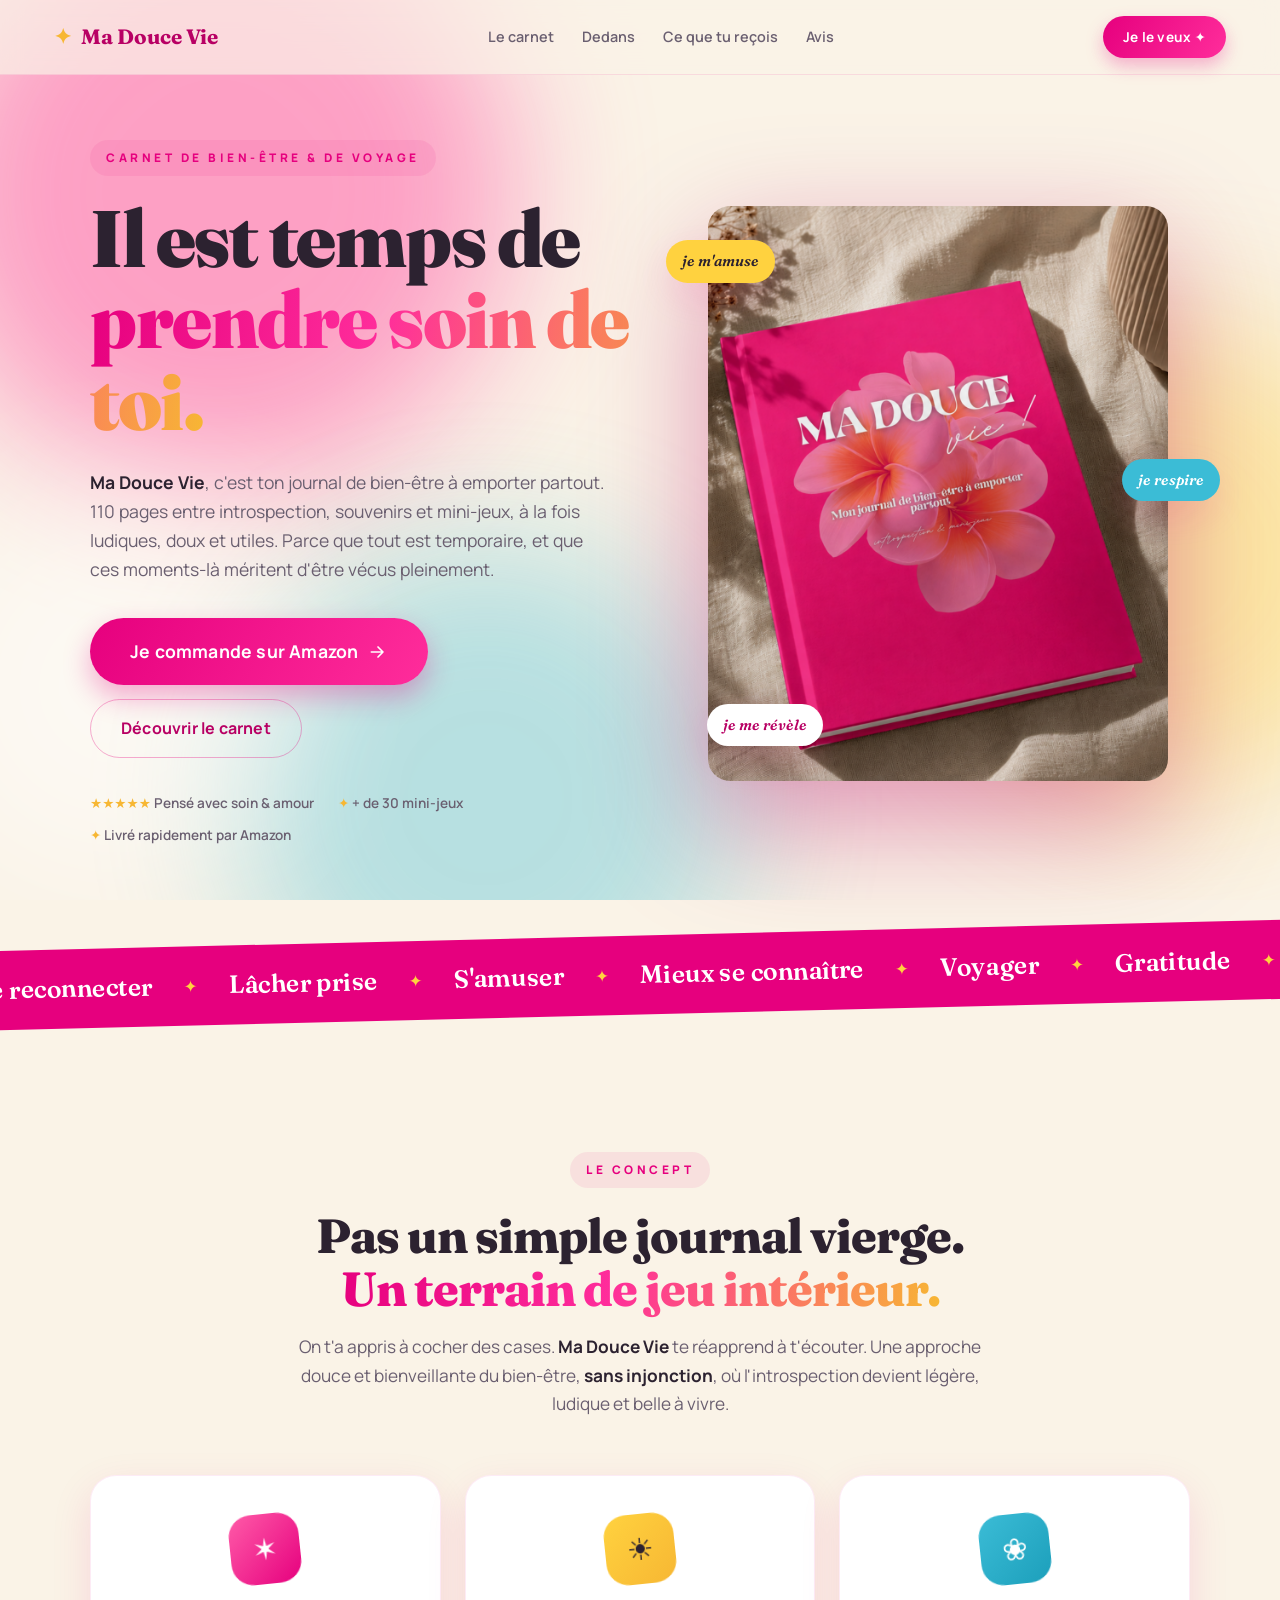
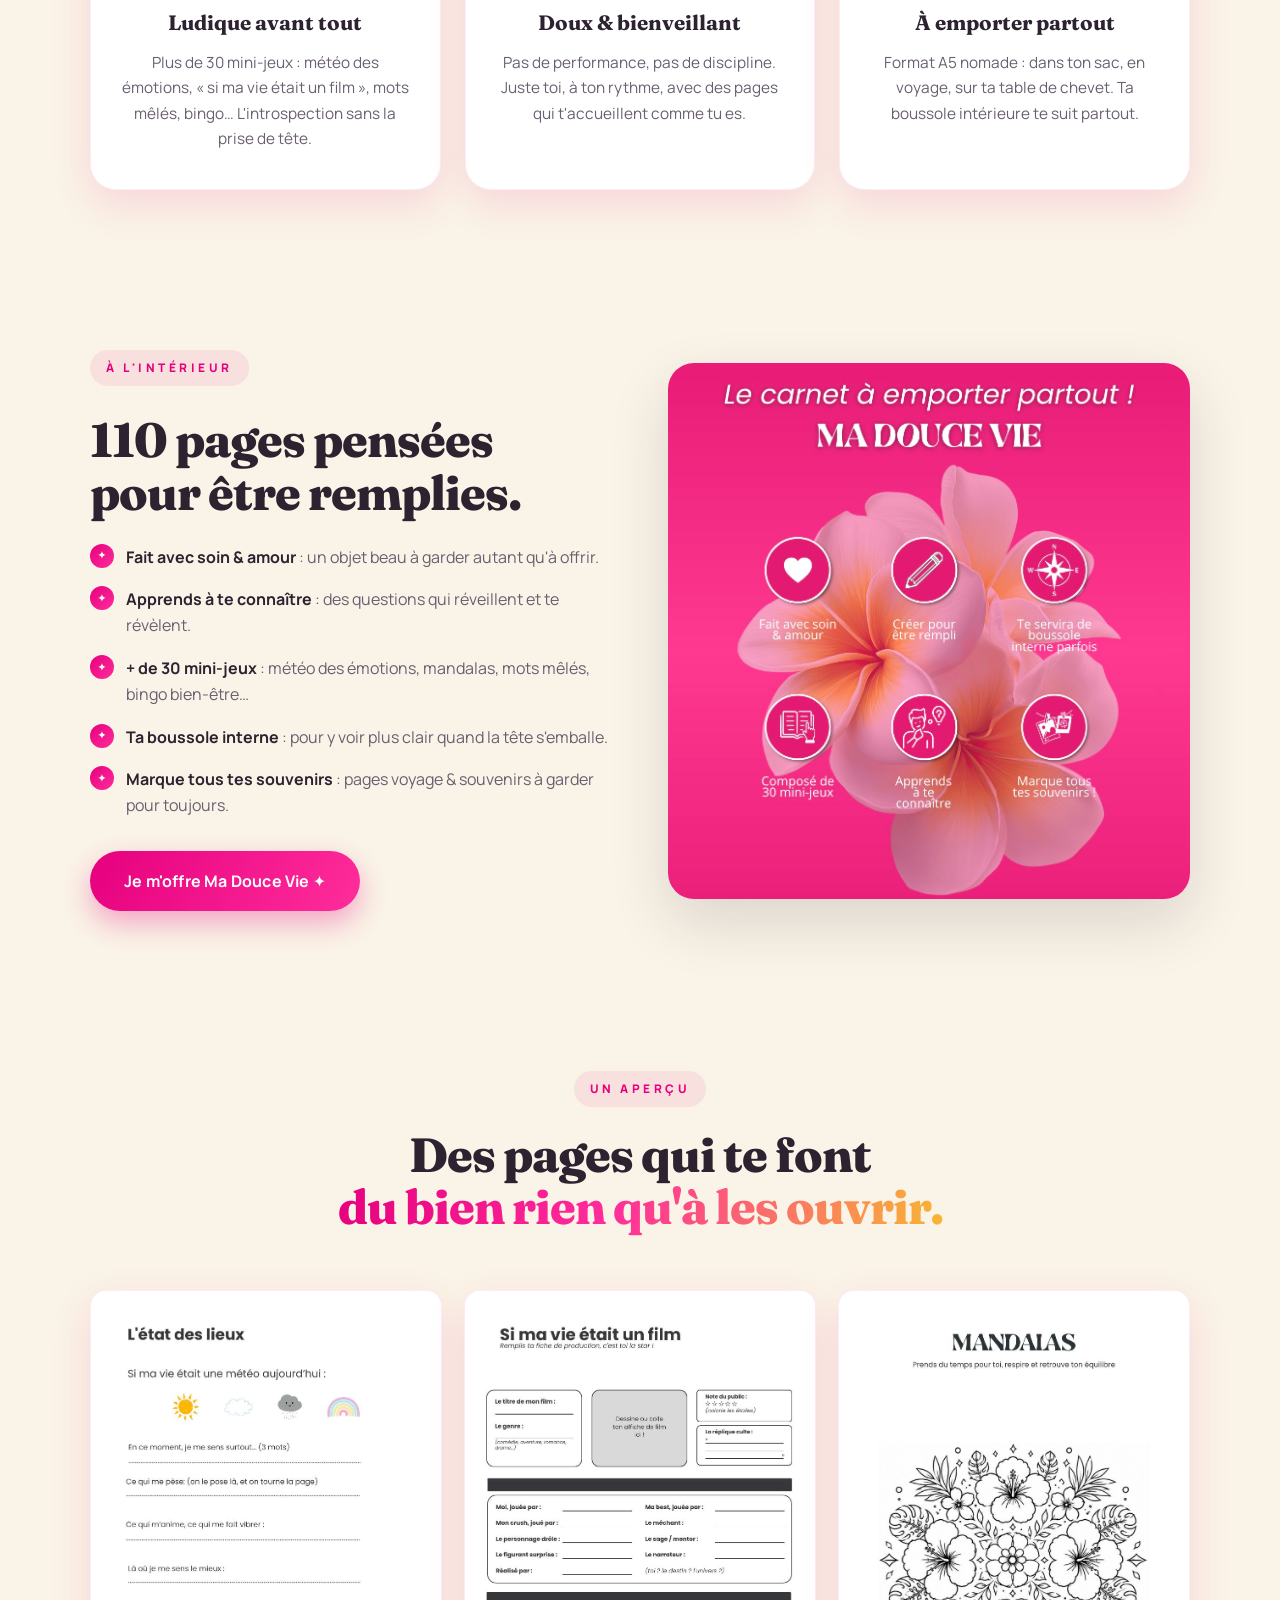
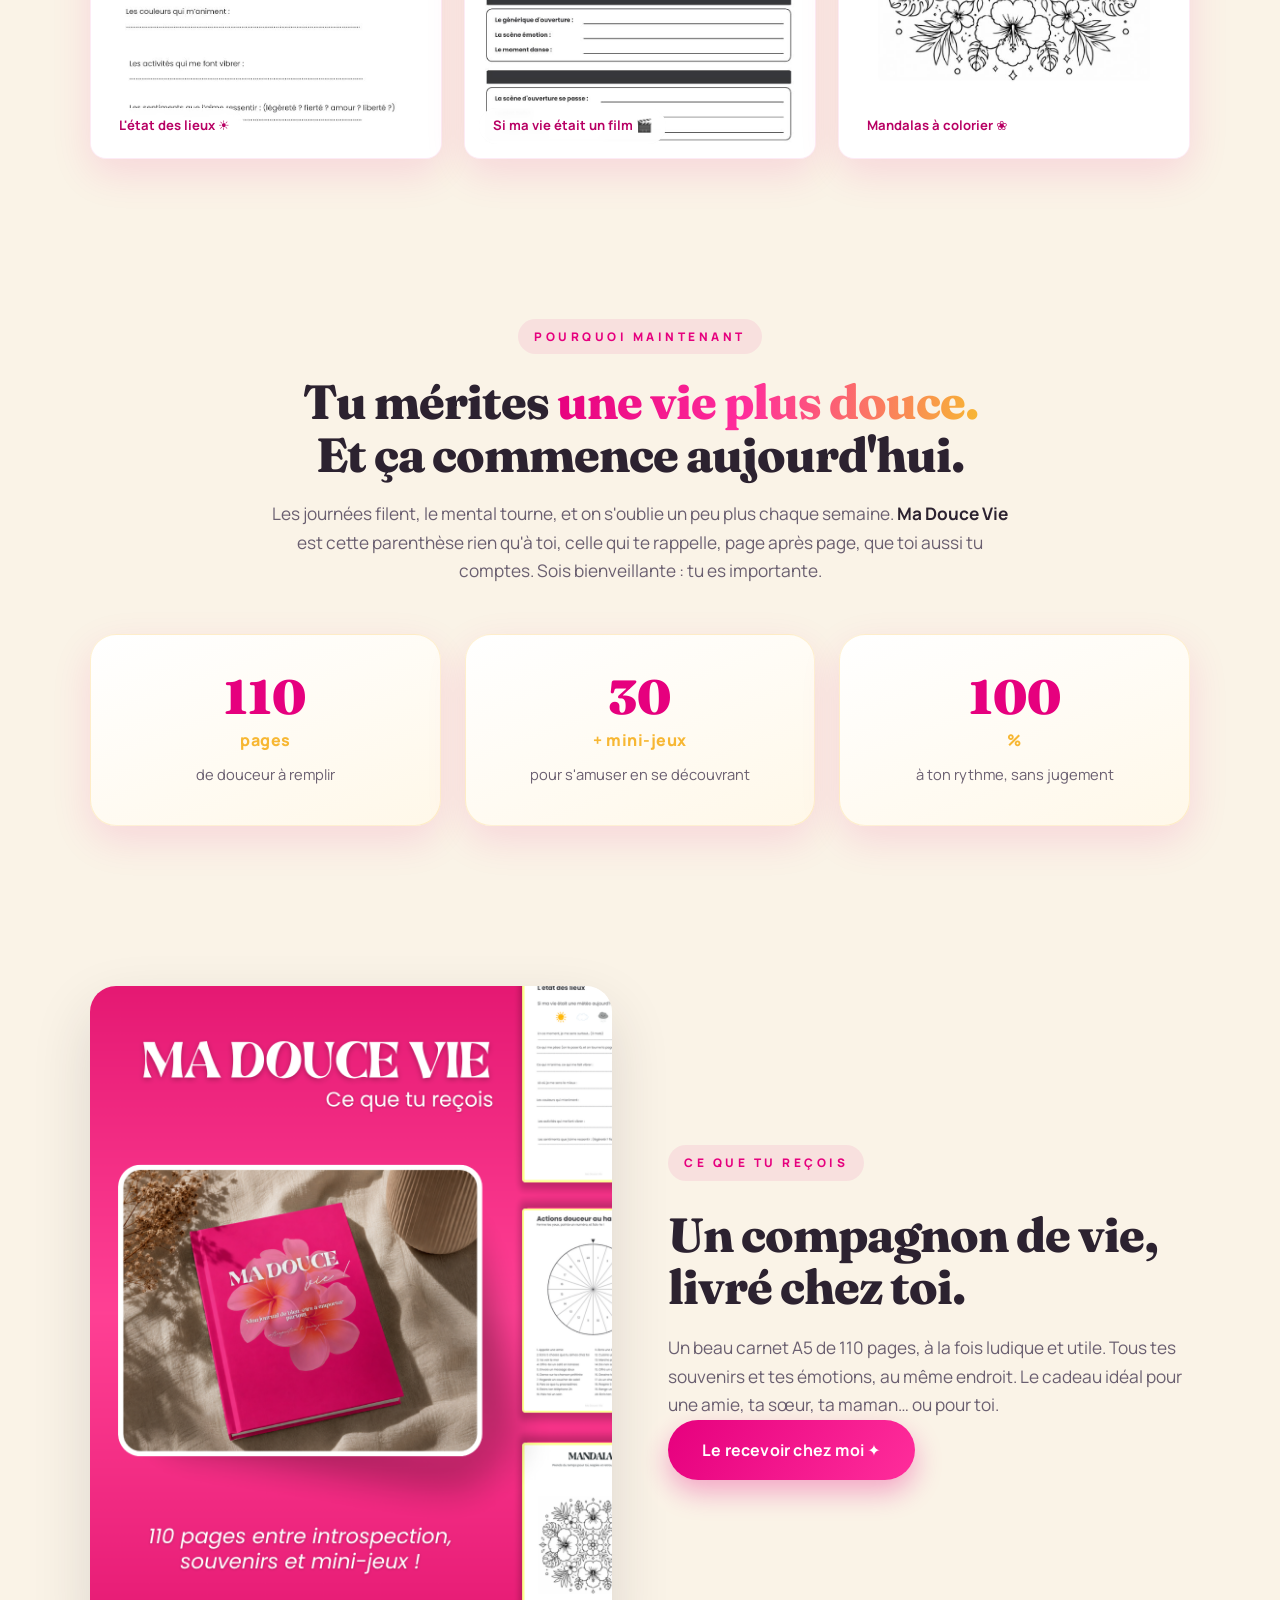
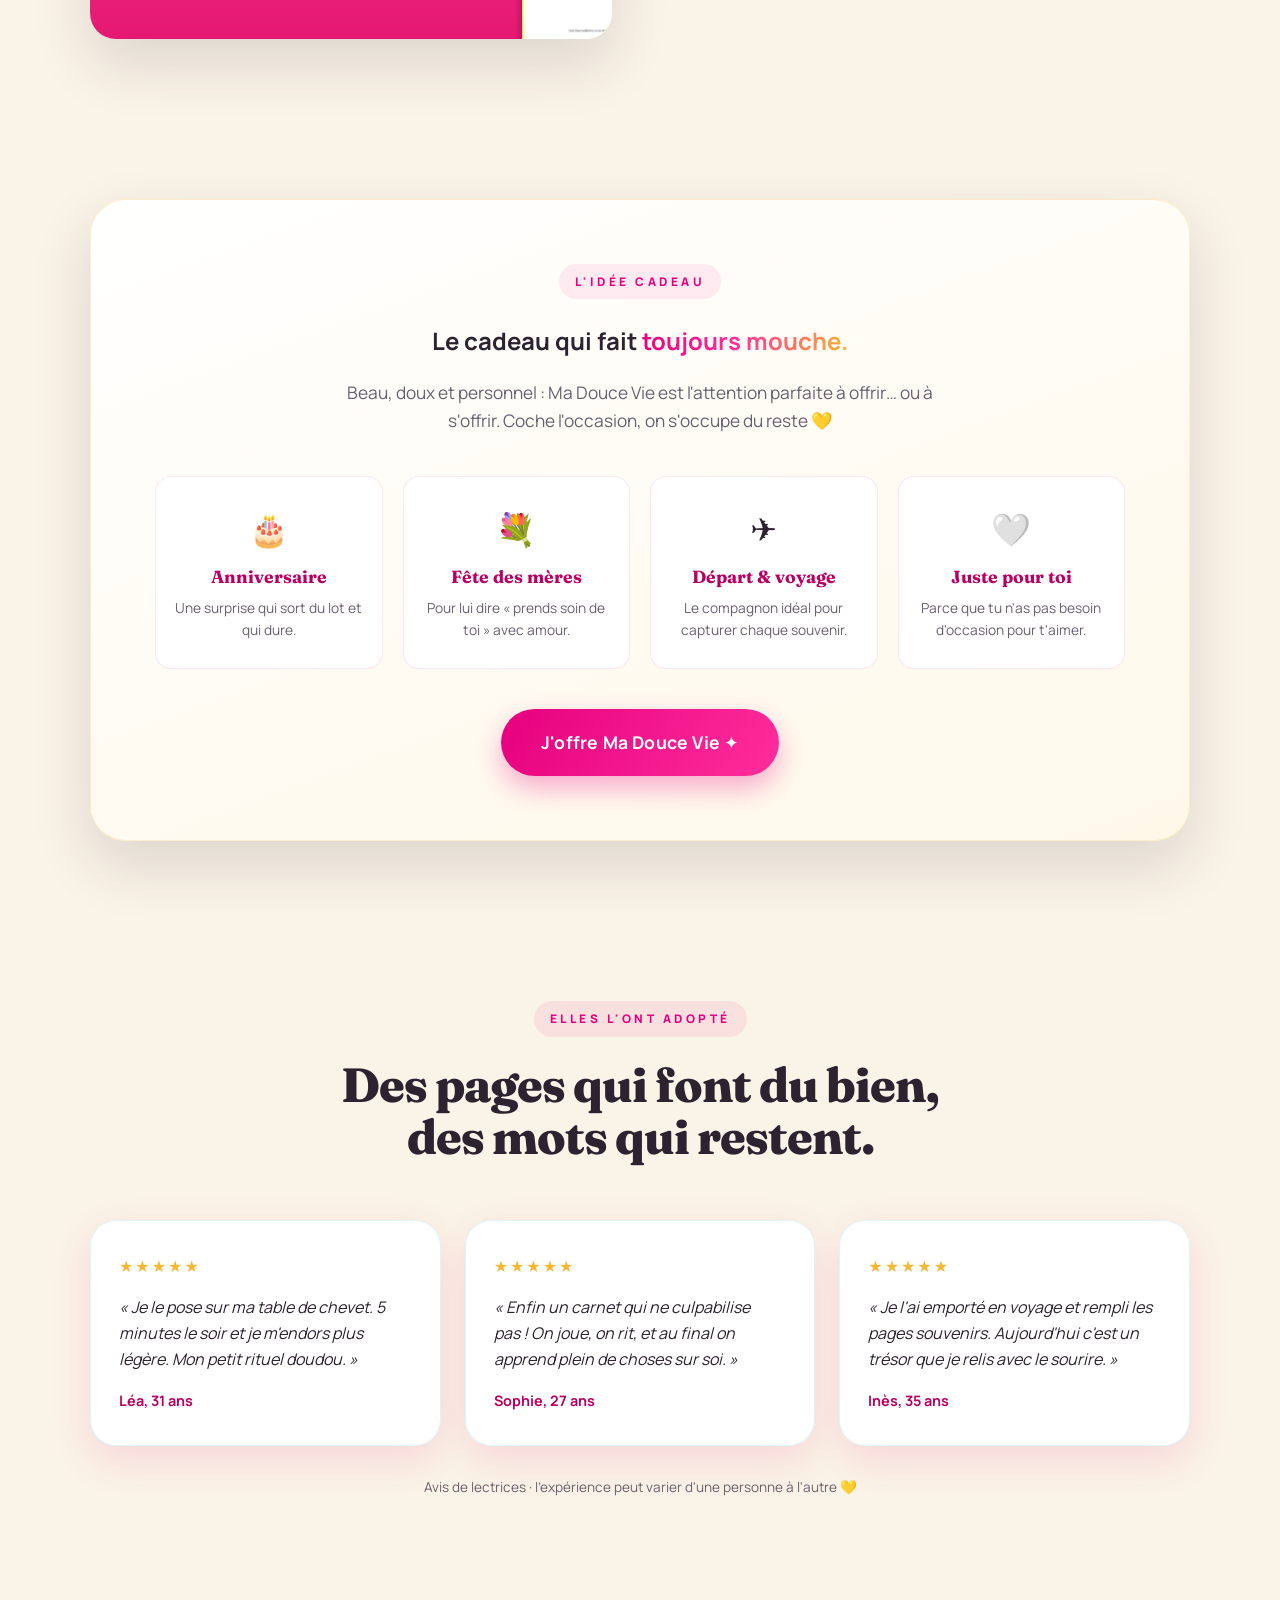
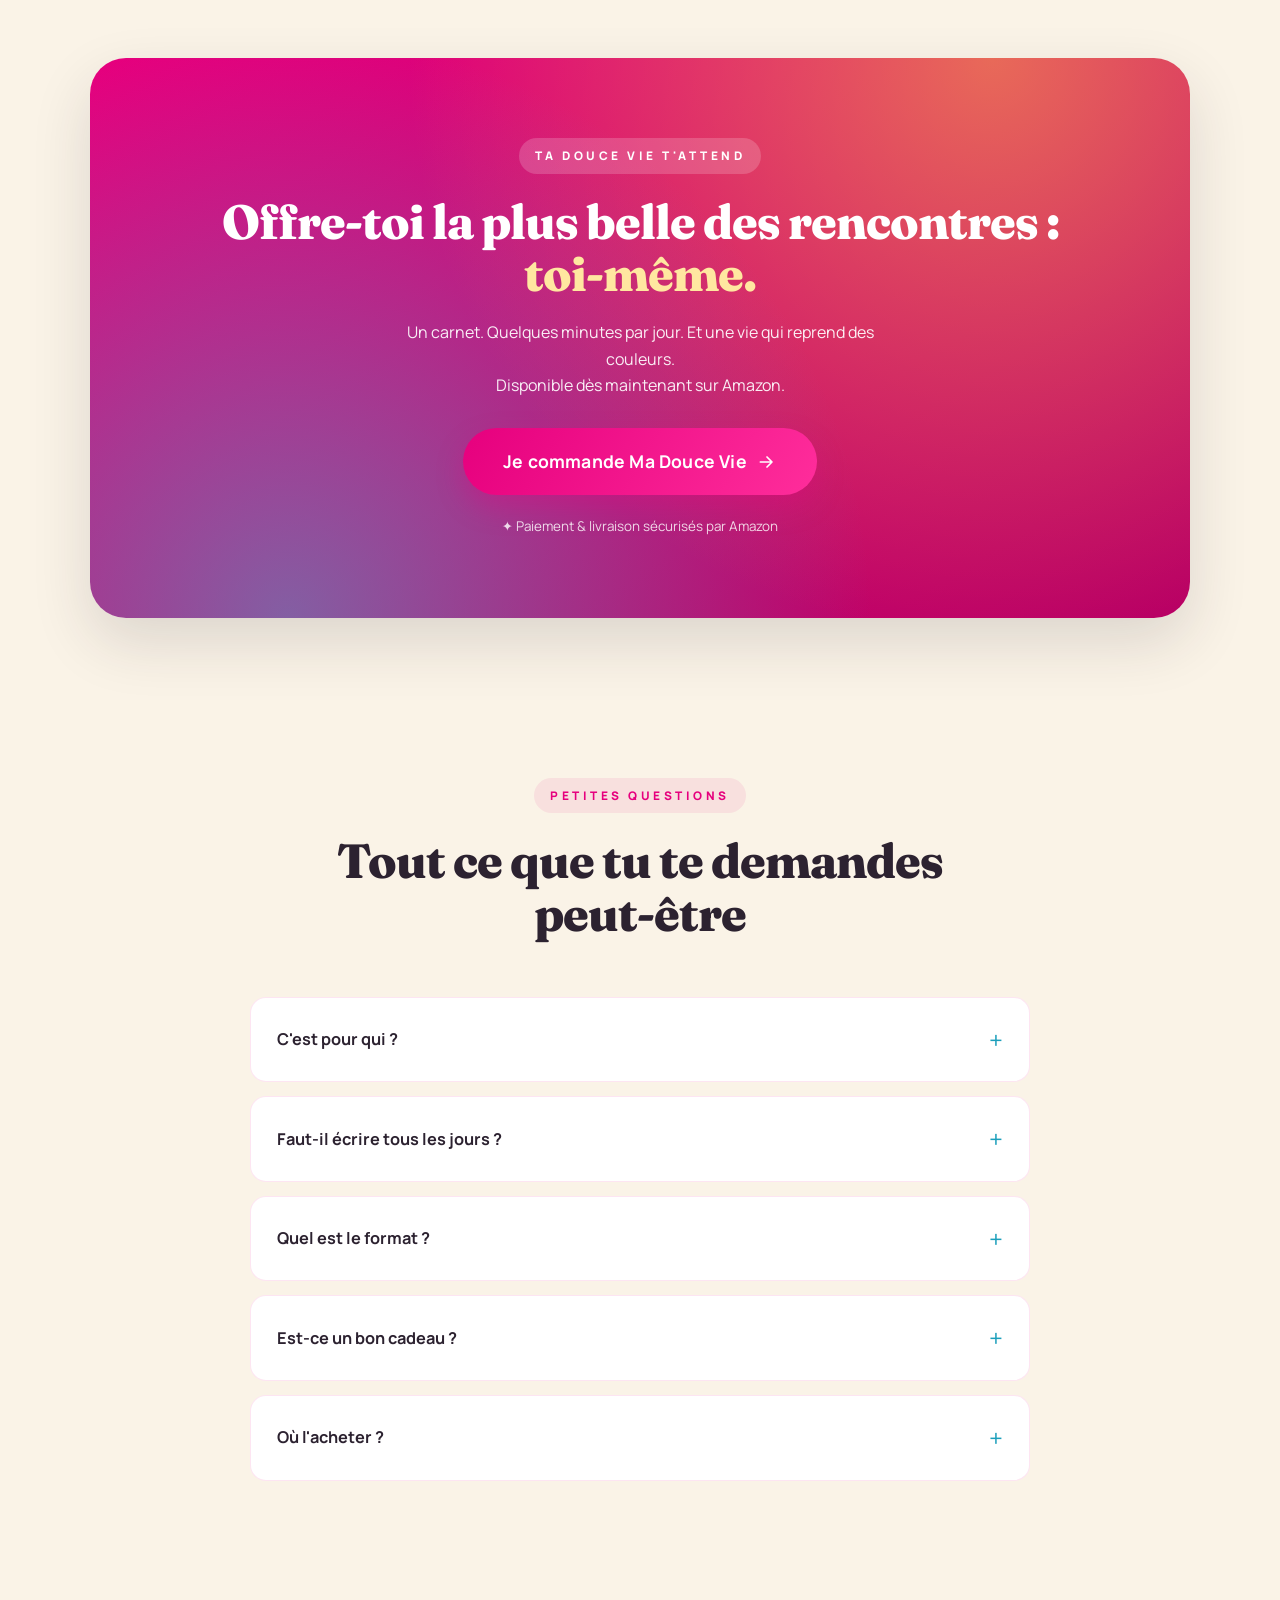
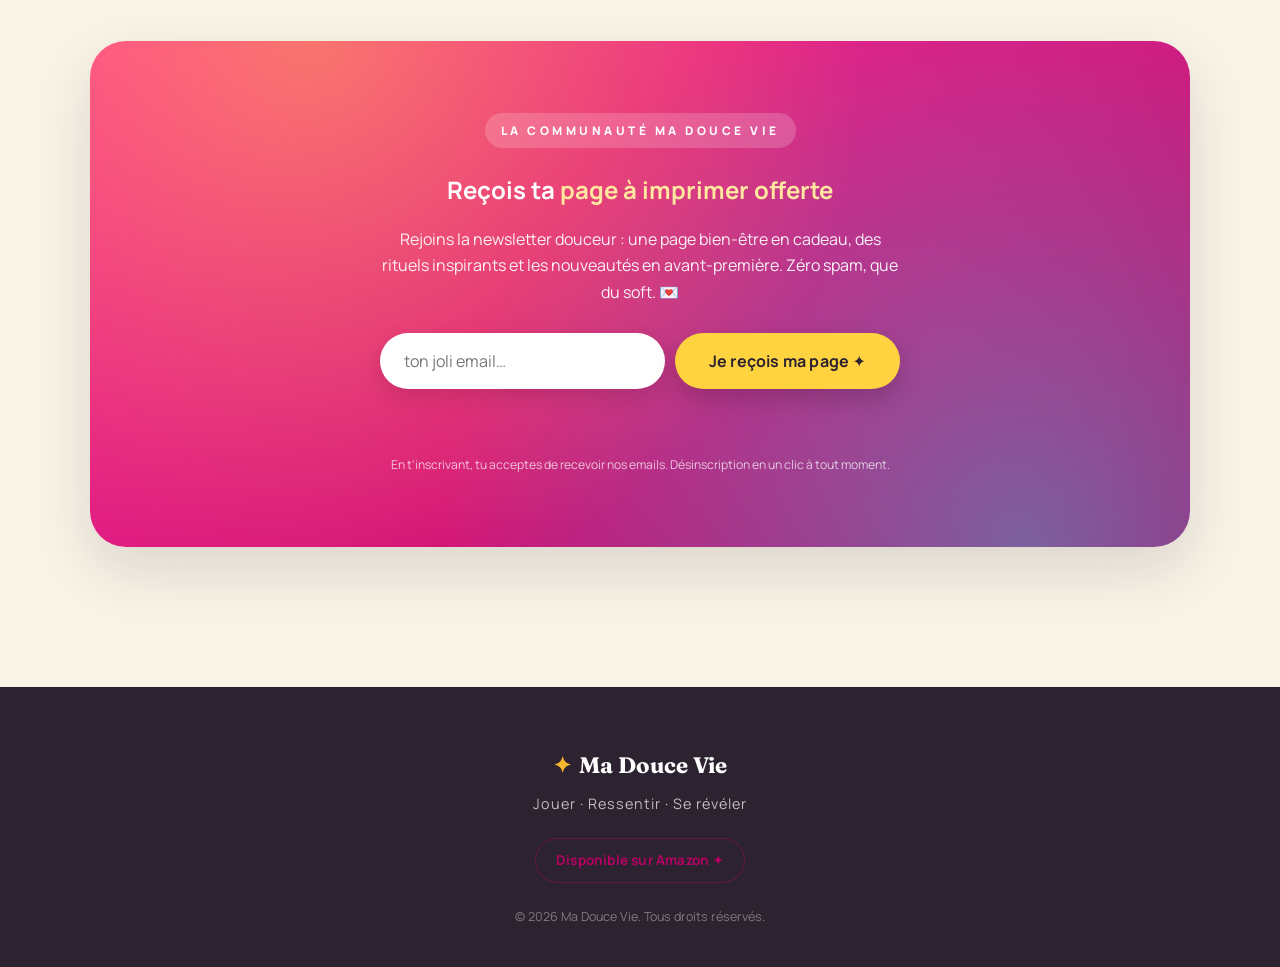
<file: index.html>
<!DOCTYPE html>
<html lang="fr">
<head>
  <meta charset="UTF-8" />
  <meta name="viewport" content="width=device-width, initial-scale=1.0" />
  <meta name="theme-color" content="#e6007e" />

  <title>Ma Douce Vie · Le carnet de bien-être & de voyage à emporter partout</title>
  <meta name="description" content="Ma Douce Vie : le carnet de bien-être, d'introspection et de voyage. 110 pages, +30 mini-jeux, météo des émotions, mandalas et pages souvenirs. Prends soin de toi, en douceur. Disponible sur Amazon." />

  <meta property="og:type" content="website" />
  <meta property="og:title" content="Ma Douce Vie · Le carnet à emporter partout" />
  <meta property="og:description" content="Jouer · Ressentir · Se révéler. 110 pages de douceur pour prendre soin de toi. Disponible sur Amazon." />
  <meta property="og:image" content="assets/img/book-3d.png" />

  <link rel="preconnect" href="https://fonts.googleapis.com" />
  <link rel="preconnect" href="https://fonts.gstatic.com" crossorigin />
  <link href="https://fonts.googleapis.com/css2?family=Fraunces:opsz,wght@9..144,400;9..144,500;9..144,600;9..144,700;9..144,900&family=Manrope:wght@400;500;600;700;800&display=swap" rel="stylesheet" />

  <link rel="stylesheet" href="assets/css/styles.css" />
</head>

<body>
  <div class="aurora" aria-hidden="true">
    <span class="blob blob--fuchsia"></span>
    <span class="blob blob--yellow"></span>
    <span class="blob blob--blue"></span>
    <span class="blob blob--beige"></span>
  </div>

  <div class="reading-bar" aria-hidden="true"><span id="readingProgress"></span></div>

  <!-- ============ NAVIGATION ============ -->
  <header class="nav" id="nav">
    <a href="#hero" class="nav__brand">
      <span class="nav__logo">✦</span>
      Ma Douce Vie
    </a>
    <nav class="nav__links" aria-label="Navigation principale">
      <a href="#concept">Le carnet</a>
      <a href="#inside">Dedans</a>
      <a href="#recois">Ce que tu reçois</a>
      <a href="#avis">Avis</a>
    </nav>
    <a class="btn btn--mini js-buy" href="#" data-buy>Je le veux ✦</a>
  </header>

  <main>
    <!-- ============ HERO ============ -->
    <section class="hero" id="hero">
      <div class="hero__inner reveal">
        <span class="eyebrow">Carnet de bien-être &amp; de voyage</span>
        <h1 class="hero__title">
          Il est temps de<br /><span class="grad">prendre soin de toi.</span>
        </h1>
        <p class="hero__sub">
          <strong>Ma Douce Vie</strong>, c'est ton journal de bien-être à emporter partout.
          110 pages entre introspection, souvenirs et mini-jeux,
          à la fois <em>ludiques, doux et utiles</em>. Parce que tout est temporaire,
          et que ces moments-là méritent d'être vécus pleinement.
        </p>

        <div class="hero__cta">
          <a class="btn btn--xl js-buy" href="#" data-buy>
            <span>Je commande sur Amazon</span>
            <svg viewBox="0 0 24 24" width="20" height="20" aria-hidden="true"><path fill="none" stroke="currentColor" stroke-width="2" stroke-linecap="round" stroke-linejoin="round" d="M4 12h14m0 0-6-6m6 6-6 6"/></svg>
          </a>
          <a class="btn btn--ghost" href="#concept">Découvrir le carnet</a>
        </div>

        <ul class="hero__trust">
          <li>★★★★★ <span>Pensé avec soin &amp; amour</span></li>
          <li>✦ <span>+ de 30 mini-jeux</span></li>
          <li>✦ <span>Livré rapidement par Amazon</span></li>
        </ul>
      </div>

      <div class="hero__media reveal">
        <img class="hero__book-img" src="assets/img/book-3d.png" alt="Le carnet Ma Douce Vie, couverture fuchsia ornée de fleurs de frangipanier" />
        <div class="sticker sticker--1">je m'amuse</div>
        <div class="sticker sticker--2">je respire</div>
        <div class="sticker sticker--3">je me révèle</div>
      </div>
    </section>

    <!-- ============ MARQUEE mots-clés ============ -->
    <div class="marquee" aria-hidden="true">
      <div class="marquee__track">
        <span>Se reconnecter</span><i>✦</i><span>Lâcher prise</span><i>✦</i><span>S'amuser</span><i>✦</i>
        <span>Mieux se connaître</span><i>✦</i><span>Voyager</span><i>✦</i><span>Gratitude</span><i>✦</i>
        <span>Se reconnecter</span><i>✦</i><span>Lâcher prise</span><i>✦</i><span>S'amuser</span><i>✦</i>
        <span>Mieux se connaître</span><i>✦</i><span>Voyager</span><i>✦</i><span>Gratitude</span><i>✦</i>
      </div>
    </div>

    <!-- ============ CONCEPT ============ -->
    <section class="section concept" id="concept">
      <div class="section__head reveal">
        <span class="eyebrow eyebrow--center">Le concept</span>
        <h2>Pas un simple journal vierge.<br/><span class="grad">Un terrain de jeu intérieur.</span></h2>
        <p class="lede">
          On t'a appris à cocher des cases. <strong>Ma Douce Vie</strong> te réapprend à t'écouter.
          Une approche douce et bienveillante du bien-être, <strong>sans injonction</strong>,
          où l'introspection devient légère, ludique et belle à vivre.
        </p>
      </div>

      <div class="cards">
        <article class="card reveal">
          <div class="card__icon" data-c="fuchsia">✶</div>
          <h3>Ludique avant tout</h3>
          <p>Plus de 30 mini-jeux : météo des émotions, « si ma vie était un film », mots mêlés, bingo… L'introspection sans la prise de tête.</p>
        </article>
        <article class="card reveal">
          <div class="card__icon" data-c="yellow">☀</div>
          <h3>Doux &amp; bienveillant</h3>
          <p>Pas de performance, pas de discipline. Juste toi, à ton rythme, avec des pages qui t'accueillent comme tu es.</p>
        </article>
        <article class="card reveal">
          <div class="card__icon" data-c="blue">❀</div>
          <h3>À emporter partout</h3>
          <p>Format A5 nomade : dans ton sac, en voyage, sur ta table de chevet. Ta boussole intérieure te suit partout.</p>
        </article>
      </div>
    </section>

    <!-- ============ DEDANS ============ -->
    <section class="section inside" id="inside">
      <div class="inside__grid">
        <div class="inside__text reveal">
          <span class="eyebrow">À l'intérieur</span>
          <h2>110 pages pensées<br/>pour être remplies.</h2>
          <ul class="ticks">
            <li><b>Fait avec soin &amp; amour</b> : un objet beau à garder autant qu'à offrir.</li>
            <li><b>Apprends à te connaître</b> : des questions qui réveillent et te révèlent.</li>
            <li><b>+ de 30 mini-jeux</b> : météo des émotions, mandalas, mots mêlés, bingo bien-être…</li>
            <li><b>Ta boussole interne</b> : pour y voir plus clair quand la tête s'emballe.</li>
            <li><b>Marque tous tes souvenirs</b> : pages voyage &amp; souvenirs à garder pour toujours.</li>
          </ul>
          <a class="btn btn--lg js-buy" href="#" data-buy>Je m'offre Ma Douce Vie ✦</a>
        </div>

        <div class="inside__visual reveal">
          <img src="assets/img/features-fleur.jpeg" alt="Les atouts du carnet : fait avec soin, créé pour être rempli, boussole interne, 30 mini-jeux, apprends à te connaître, marque tes souvenirs" />
        </div>
      </div>
    </section>

    <!-- ============ APERÇU DES PAGES ============ -->
    <section class="section pages">
      <div class="section__head reveal">
        <span class="eyebrow eyebrow--center">Un aperçu</span>
        <h2>Des pages qui te font<br/><span class="grad">du bien rien qu'à les ouvrir.</span></h2>
      </div>
      <div class="gallery">
        <figure class="gallery__item reveal">
          <img src="assets/img/page-meteo.jpeg" alt="Page L'état des lieux : si ma vie était une météo aujourd'hui" loading="lazy" />
          <figcaption>L'état des lieux ☀</figcaption>
        </figure>
        <figure class="gallery__item reveal">
          <img src="assets/img/page-film.jpeg" alt="Page Si ma vie était un film, remplis ta fiche de production" loading="lazy" />
          <figcaption>Si ma vie était un film 🎬</figcaption>
        </figure>
        <figure class="gallery__item reveal">
          <img src="assets/img/page-mandala.jpeg" alt="Page Mandalas à colorier pour prendre du temps pour toi" loading="lazy" />
          <figcaption>Mandalas à colorier ❀</figcaption>
        </figure>
      </div>
    </section>

    <!-- ============ POURQUOI / ÉMOTION ============ -->
    <section class="section why" id="pourquoi">
      <div class="why__inner reveal">
        <span class="eyebrow eyebrow--center">Pourquoi maintenant</span>
        <h2>Tu mérites <span class="grad">une vie plus douce.</span><br/>Et ça commence aujourd'hui.</h2>
        <p class="lede">
          Les journées filent, le mental tourne, et on s'oublie un peu plus chaque semaine.
          <strong>Ma Douce Vie</strong> est cette parenthèse rien qu'à toi,
          celle qui te rappelle, page après page, que toi aussi tu comptes.
          <em>Sois bienveillante : tu es importante.</em>
        </p>
      </div>

      <div class="stats">
        <div class="stat reveal"><span class="stat__num" data-count="110">0</span><span class="stat__unit">pages</span><span class="stat__lbl">de douceur à remplir</span></div>
        <div class="stat reveal"><span class="stat__num" data-count="30">0</span><span class="stat__unit">+ mini-jeux</span><span class="stat__lbl">pour s'amuser en se découvrant</span></div>
        <div class="stat reveal"><span class="stat__num" data-count="100">0</span><span class="stat__unit">%</span><span class="stat__lbl">à ton rythme, sans jugement</span></div>
      </div>
    </section>

    <!-- ============ CE QUE TU REÇOIS ============ -->
    <section class="section recois" id="recois">
      <div class="recois__grid">
        <div class="recois__visual reveal">
          <img src="assets/img/recois.png" alt="Aperçu de ce que tu reçois : le carnet et plusieurs pages intérieures" />
        </div>
        <div class="recois__text reveal">
          <span class="eyebrow">Ce que tu reçois</span>
          <h2>Un compagnon de vie,<br/>livré chez toi.</h2>
          <p class="lede">
            Un beau carnet A5 de 110 pages, à la fois ludique et utile.
            Tous tes souvenirs et tes émotions, au même endroit.
            Le cadeau idéal pour une amie, ta sœur, ta maman… ou pour toi.
          </p>
          <a class="btn btn--lg js-buy" href="#" data-buy>Le recevoir chez moi ✦</a>
        </div>
      </div>
    </section>

    <!-- ============ CADEAU ============ -->
    <section class="section gift" id="cadeau">
      <div class="gift__card reveal">
        <div class="gift__head">
          <span class="eyebrow eyebrow--center">L'idée cadeau</span>
          <h2>Le cadeau qui fait <span class="grad">toujours mouche.</span></h2>
          <p class="lede">Beau, doux et personnel : Ma Douce Vie est l'attention parfaite à offrir… ou à s'offrir. Coche l'occasion, on s'occupe du reste 💛</p>
        </div>
        <div class="gift__grid">
          <div class="gift__item reveal"><span class="gift__emoji">🎂</span><b>Anniversaire</b><span>Une surprise qui sort du lot et qui dure.</span></div>
          <div class="gift__item reveal"><span class="gift__emoji">💐</span><b>Fête des mères</b><span>Pour lui dire « prends soin de toi » avec amour.</span></div>
          <div class="gift__item reveal"><span class="gift__emoji">✈️</span><b>Départ &amp; voyage</b><span>Le compagnon idéal pour capturer chaque souvenir.</span></div>
          <div class="gift__item reveal"><span class="gift__emoji">🤍</span><b>Juste pour toi</b><span>Parce que tu n'as pas besoin d'occasion pour t'aimer.</span></div>
        </div>
        <a class="btn btn--xl js-buy" href="#" data-buy>J'offre Ma Douce Vie ✦</a>
      </div>
    </section>

    <!-- ============ AVIS ============ -->
    <section class="section reviews" id="avis">
      <div class="section__head reveal">
        <span class="eyebrow eyebrow--center">Elles l'ont adopté</span>
        <h2>Des pages qui font du bien,<br/>des mots qui restent.</h2>
      </div>
      <div class="quotes">
        <figure class="quote reveal">
          <div class="quote__stars">★★★★★</div>
          <blockquote>« Je le pose sur ma table de chevet. 5 minutes le soir et je m'endors plus légère. Mon petit rituel doudou. »</blockquote>
          <figcaption>Léa, 31 ans</figcaption>
        </figure>
        <figure class="quote reveal">
          <div class="quote__stars">★★★★★</div>
          <blockquote>« Enfin un carnet qui ne culpabilise pas&nbsp;! On joue, on rit, et au final on apprend plein de choses sur soi. »</blockquote>
          <figcaption>Sophie, 27 ans</figcaption>
        </figure>
        <figure class="quote reveal">
          <div class="quote__stars">★★★★★</div>
          <blockquote>« Je l'ai emporté en voyage et rempli les pages souvenirs. Aujourd'hui c'est un trésor que je relis avec le sourire. »</blockquote>
          <figcaption>Inès, 35 ans</figcaption>
        </figure>
      </div>
      <p class="reviews__note">Avis de lectrices · l'expérience peut varier d'une personne à l'autre 💛</p>
    </section>

    <!-- ============ CTA FINAL ============ -->
    <section class="section final">
      <div class="final__card reveal">
        <span class="eyebrow eyebrow--center">Ta douce vie t'attend</span>
        <h2>Offre-toi la plus belle des rencontres&nbsp;:<br/><span class="grad">toi-même.</span></h2>
        <p>Un carnet. Quelques minutes par jour. Et une vie qui reprend des couleurs.<br/>Disponible dès maintenant sur Amazon.</p>
        <a class="btn btn--xl btn--pulse js-buy" href="#" data-buy>
          <span>Je commande Ma Douce Vie</span>
          <svg viewBox="0 0 24 24" width="20" height="20" aria-hidden="true"><path fill="none" stroke="currentColor" stroke-width="2" stroke-linecap="round" stroke-linejoin="round" d="M4 12h14m0 0-6-6m6 6-6 6"/></svg>
        </a>
        <span class="final__reassure">✦ Paiement &amp; livraison sécurisés par Amazon</span>
      </div>
    </section>

    <!-- ============ FAQ ============ -->
    <section class="section faq">
      <div class="section__head reveal">
        <span class="eyebrow eyebrow--center">Petites questions</span>
        <h2>Tout ce que tu te demandes peut-être</h2>
      </div>
      <div class="faq__list">
        <details class="faq__item reveal">
          <summary>C'est pour qui&nbsp;?</summary>
          <p>Pour toute personne qui a envie de souffler, de mieux se connaître et de remettre de la douceur dans ses journées. Aucun talent d'écriture requis, juste l'envie de prendre soin de toi.</p>
        </details>
        <details class="faq__item reveal">
          <summary>Faut-il écrire tous les jours&nbsp;?</summary>
          <p>Pas du tout. Ouvre-le quand tu en as envie. Une page par-ci, un mini-jeu par-là : c'est ton carnet, tes règles.</p>
        </details>
        <details class="faq__item reveal">
          <summary>Quel est le format&nbsp;?</summary>
          <p>Un carnet A5 (148 × 210 mm), facile à glisser dans ton sac et à emporter partout, même en voyage. 110 pages au total.</p>
        </details>
        <details class="faq__item reveal">
          <summary>Est-ce un bon cadeau&nbsp;?</summary>
          <p>Le cadeau parfait pour une amie, une sœur, une maman… ou pour toi. Une attention douce qui fait toujours mouche.</p>
        </details>
        <details class="faq__item reveal">
          <summary>Où l'acheter&nbsp;?</summary>
          <p>Directement sur Amazon, en un clic, avec la livraison rapide. Clique sur n'importe quel bouton « commander » de la page.</p>
        </details>
      </div>
    </section>
  </main>

  <!-- ============ NEWSLETTER ============ -->
  <section class="section newsletter" id="newsletter">
    <div class="newsletter__card reveal">
      <span class="eyebrow eyebrow--center">La communauté Ma Douce Vie</span>
      <h2>Reçois ta <span class="grad">page à imprimer offerte</span></h2>
      <p>Rejoins la newsletter douceur : une page bien-être en cadeau, des rituels inspirants et les nouveautés en avant-première. Zéro spam, que du soft. 💌</p>
      <form class="newsletter__form" id="newsletterForm" novalidate>
        <input type="email" id="newsletterEmail" name="email" placeholder="ton joli email…" autocomplete="email" required aria-label="Ton adresse email" />
        <button type="submit" class="btn btn--lg">Je reçois ma page ✦</button>
      </form>
      <p class="newsletter__msg" id="newsletterMsg" role="status" aria-live="polite"></p>
      <small class="newsletter__legal">En t'inscrivant, tu acceptes de recevoir nos emails. Désinscription en un clic à tout moment.</small>
    </div>
  </section>

  <!-- ============ FOOTER ============ -->
  <footer class="footer">
    <div class="footer__brand"><span class="nav__logo">✦</span> Ma Douce Vie</div>
    <p>Jouer · Ressentir · Se révéler</p>
    <a class="btn btn--ghost btn--mini js-buy" href="#" data-buy>Disponible sur Amazon ✦</a>
    <small>© <span id="year"></span> Ma Douce Vie. Tous droits réservés.</small>
  </footer>

  <a class="floating-buy js-buy" href="#" data-buy>
    <span>✦ Commander sur Amazon</span>
  </a>

  <script src="assets/js/main.js"></script>
</body>
</html>
</file>
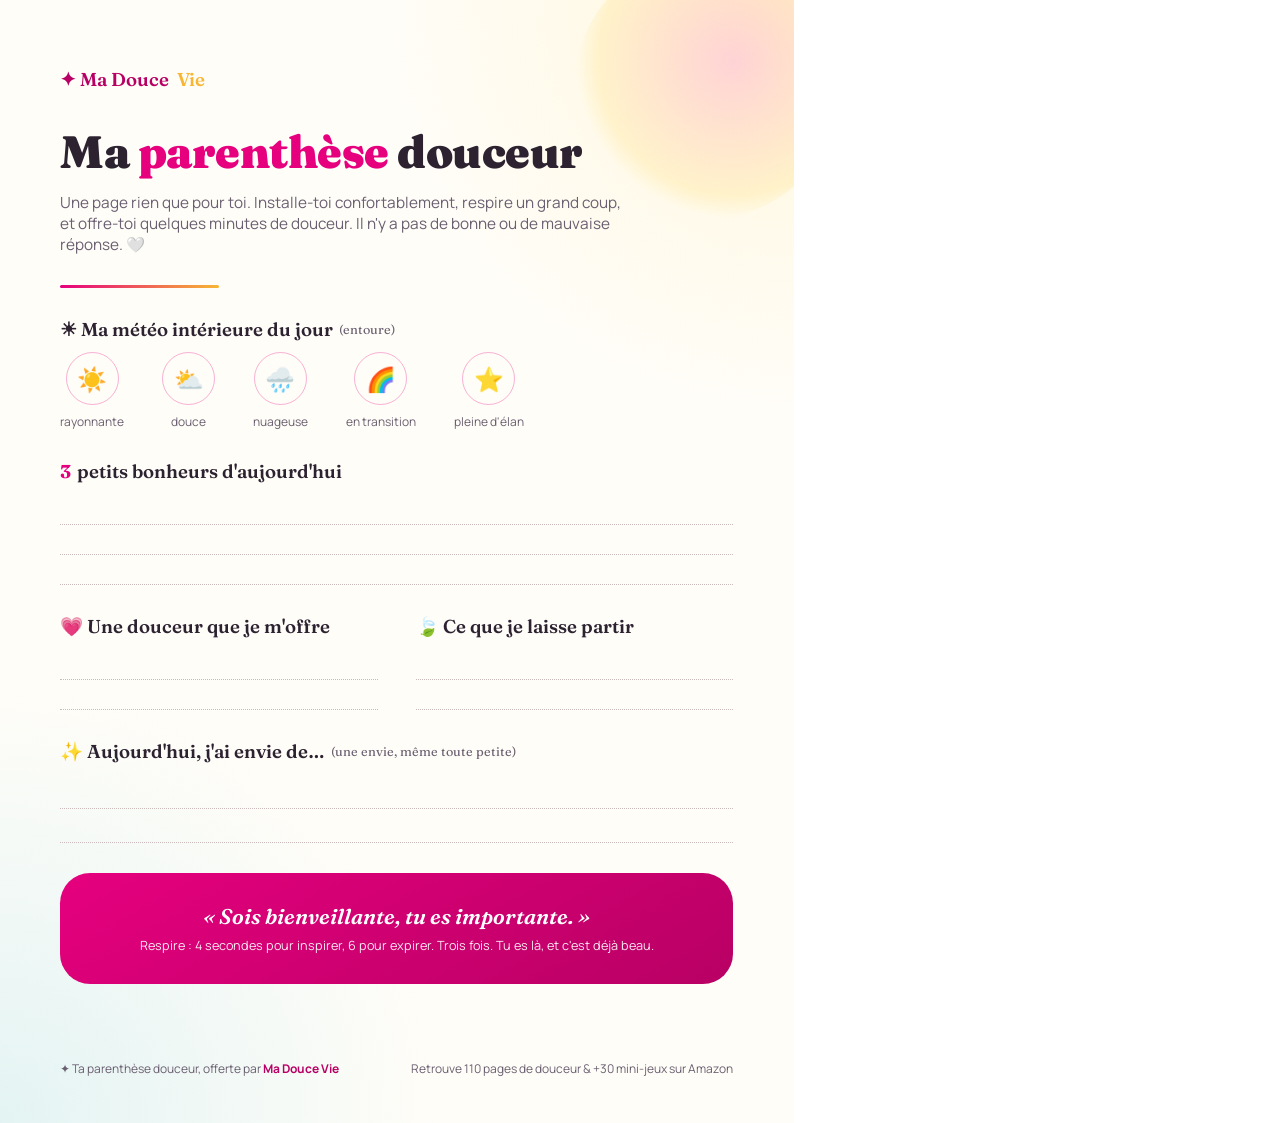
<file: cadeau/ma-parenthese-douceur.html>
<!DOCTYPE html>
<html lang="fr">
<head>
<meta charset="UTF-8" />
<link rel="preconnect" href="https://fonts.googleapis.com" />
<link rel="preconnect" href="https://fonts.gstatic.com" crossorigin />
<link href="https://fonts.googleapis.com/css2?family=Fraunces:opsz,wght@9..144,400;9..144,600;9..144,900&family=Manrope:wght@400;600;700&display=swap" rel="stylesheet" />
<style>
  @page { size: A4; margin: 0; }
  *{margin:0;padding:0;box-sizing:border-box;}
  :root{
    --fuchsia:#e6007e;--fuchsia-deep:#b80064;--gold:#f7b733;--blue:#3bbcd6;
    --ink:#2c2230;--ink-soft:#6a5f70;--beige:#faf3e7;
  }
  body{font-family:'Manrope',sans-serif;color:var(--ink);}
  .page{
    width:210mm;height:297mm;padding:18mm 16mm;position:relative;overflow:hidden;
    background:
      radial-gradient(circle at 100% 0%, rgba(255,210,63,.16), transparent 30%),
      radial-gradient(circle at 0% 100%, rgba(59,188,214,.14), transparent 32%),
      #fffdf8;
  }
  .brand{display:flex;align-items:center;gap:8px;font-family:'Fraunces',serif;font-weight:600;color:var(--fuchsia-deep);font-size:14pt;}
  .brand span{color:var(--gold);}
  .title{font-family:'Fraunces',serif;font-weight:900;font-size:34pt;line-height:1.05;letter-spacing:-.5px;margin-top:10mm;}
  .title em{font-style:normal;color:var(--fuchsia);}
  .sub{color:var(--ink-soft);font-size:11.5pt;margin-top:4mm;max-width:150mm;}
  .rule{height:3px;width:42mm;background:linear-gradient(90deg,var(--fuchsia),var(--gold));border-radius:3px;margin:8mm 0;}

  .block{margin-bottom:8mm;}
  .label{font-family:'Fraunces',serif;font-weight:600;font-size:14pt;color:var(--ink);margin-bottom:3mm;display:flex;align-items:center;gap:6px;}
  .label b{color:var(--fuchsia);}
  .hint{color:var(--ink-soft);font-size:9.5pt;font-weight:400;}

  .weather{display:flex;gap:10mm;margin-top:2mm;}
  .weather div{display:flex;flex-direction:column;align-items:center;gap:2mm;font-size:9pt;color:var(--ink-soft);}
  .weather .ico{width:14mm;height:14mm;border-radius:50%;border:1.5px solid rgba(230,0,126,.3);display:flex;align-items:center;justify-content:center;font-size:18pt;}

  .lines i{display:block;border-bottom:1.4px dotted #cbb;height:9mm;}
  .lines.short i{height:8mm;}

  .duo{display:flex;gap:10mm;}
  .duo .block{flex:1;}

  .affirm{
    margin-top:4mm;background:linear-gradient(150deg,var(--fuchsia),var(--fuchsia-deep));color:#fff;border-radius:8mm;
    padding:8mm;text-align:center;
  }
  .affirm .q{font-family:'Fraunces',serif;font-style:italic;font-weight:600;font-size:16pt;}
  .affirm .s{font-size:9.5pt;opacity:.9;margin-top:2mm;}

  .foot{position:absolute;left:16mm;right:16mm;bottom:12mm;display:flex;justify-content:space-between;align-items:center;font-size:9pt;color:var(--ink-soft);}
  .foot b{color:var(--fuchsia-deep);}
  .flower{position:absolute;top:-12mm;right:-12mm;width:70mm;height:70mm;border-radius:50%;
    background:radial-gradient(circle at 60% 40%, rgba(255,143,192,.35), rgba(255,210,63,.18) 60%, transparent 70%);}
</style>
</head>
<body>
  <div class="page">
    <div class="flower"></div>

    <div class="brand">✦ Ma Douce <span>Vie</span></div>

    <h1 class="title">Ma <em>parenthèse</em> douceur</h1>
    <p class="sub">Une page rien que pour toi. Installe-toi confortablement, respire un grand coup, et offre-toi quelques minutes de douceur. Il n'y a pas de bonne ou de mauvaise réponse. 🤍</p>
    <div class="rule"></div>

    <div class="block">
      <div class="label">☀ Ma météo intérieure du jour <span class="hint">(entoure)</span></div>
      <div class="weather">
        <div><span class="ico">☀️</span>rayonnante</div>
        <div><span class="ico">⛅</span>douce</div>
        <div><span class="ico">🌧️</span>nuageuse</div>
        <div><span class="ico">🌈</span>en transition</div>
        <div><span class="ico">⭐</span>pleine d'élan</div>
      </div>
    </div>

    <div class="block">
      <div class="label"><b>3</b> petits bonheurs d'aujourd'hui</div>
      <div class="lines short"><i></i><i></i><i></i></div>
    </div>

    <div class="duo">
      <div class="block">
        <div class="label">💗 Une douceur que je m'offre</div>
        <div class="lines short"><i></i><i></i></div>
      </div>
      <div class="block">
        <div class="label">🍃 Ce que je laisse partir</div>
        <div class="lines short"><i></i><i></i></div>
      </div>
    </div>

    <div class="block">
      <div class="label">✨ Aujourd'hui, j'ai envie de… <span class="hint">(une envie, même toute petite)</span></div>
      <div class="lines"><i></i><i></i></div>
    </div>

    <div class="affirm">
      <div class="q">« Sois bienveillante, tu es importante. »</div>
      <div class="s">Respire : 4 secondes pour inspirer, 6 pour expirer. Trois fois. Tu es là, et c'est déjà beau.</div>
    </div>

    <div class="foot">
      <span>✦ Ta parenthèse douceur, offerte par <b>Ma Douce Vie</b></span>
      <span>Retrouve 110 pages de douceur &amp; +30 mini-jeux sur Amazon</span>
    </div>
  </div>
</body>
</html>
</file>
<file: assets/css/styles.css>
/* =================================================================
   MA DOUCE VIE — feuille de style
   Palette : fuchsia · beige/crème · jaune doré · bleu lagon
   ================================================================= */

:root{
  --fuchsia:        #e6007e;
  --fuchsia-deep:   #b80064;
  --fuchsia-soft:   #ff5ba8;
  --fuchsia-glow:   #ff2d9b;

  --beige:          #faf3e7;
  --beige-deep:     #f1e4cf;
  --cream:          #fff8e9;

  --yellow:         #ffd23f;
  --gold:           #f7b733;

  --blue:           #3bbcd6;     /* bleu lagon */
  --blue-deep:      #1c9fbb;
  --blue-soft:      #bfeaf2;

  --ink:            #2c2230;
  --ink-soft:       #6a5f70;
  --white:          #ffffff;

  --radius:         26px;
  --radius-sm:      16px;
  --shadow:         0 24px 60px rgba(44,34,48,.14);
  --shadow-soft:    0 14px 40px rgba(230,0,126,.12);

  --font-display:   'Fraunces', Georgia, serif;
  --font-body:      'Manrope', system-ui, sans-serif;

  --maxw:           1180px;
}

*{margin:0;padding:0;box-sizing:border-box;}
html{scroll-behavior:smooth;}
body{
  font-family:var(--font-body);
  color:var(--ink);
  background:var(--beige);
  line-height:1.65;
  overflow-x:hidden;
  -webkit-font-smoothing:antialiased;
}
img{max-width:100%;display:block;}
a{text-decoration:none;color:inherit;}
em{font-style:normal;}

/* ---------- Texte en dégradé ---------- */
.grad{
  background:linear-gradient(100deg,var(--fuchsia) 0%,var(--fuchsia-glow) 45%,var(--gold) 100%);
  -webkit-background-clip:text;background-clip:text;
  -webkit-text-fill-color:transparent;color:transparent;
}
.underline{position:relative;white-space:nowrap;}
.underline::after{
  content:"";position:absolute;left:0;right:0;bottom:.06em;height:.34em;z-index:-1;
  background:linear-gradient(90deg,var(--yellow),var(--blue-soft));
  border-radius:30px;opacity:.55;transform:rotate(-1.2deg);
}

/* =================================================================
   FOND AURORA ANIMÉ
   ================================================================= */
.aurora{position:fixed;inset:0;z-index:-2;overflow:hidden;pointer-events:none;}
.blob{position:absolute;border-radius:50%;filter:blur(70px);opacity:.55;will-change:transform;}
.blob--fuchsia{width:46vw;height:46vw;background:var(--fuchsia-soft);top:-8vw;left:-6vw;animation:drift1 22s ease-in-out infinite;}
.blob--yellow {width:38vw;height:38vw;background:var(--yellow);top:35vh;right:-10vw;animation:drift2 26s ease-in-out infinite;opacity:.4;}
.blob--blue   {width:40vw;height:40vw;background:var(--blue);bottom:-12vw;left:18vw;animation:drift3 30s ease-in-out infinite;opacity:.35;}
.blob--beige  {width:30vw;height:30vw;background:#fff;top:55vh;left:-6vw;animation:drift2 24s ease-in-out infinite;opacity:.5;}

@keyframes drift1{0%,100%{transform:translate(0,0) scale(1);}50%{transform:translate(6vw,5vh) scale(1.12);}}
@keyframes drift2{0%,100%{transform:translate(0,0) scale(1);}50%{transform:translate(-5vw,4vh) scale(1.08);}}
@keyframes drift3{0%,100%{transform:translate(0,0) scale(1);}50%{transform:translate(4vw,-5vh) scale(1.15);}}

/* ---------- Barre de progression ---------- */
.reading-bar{position:fixed;top:0;left:0;right:0;height:3px;z-index:200;background:transparent;}
.reading-bar span{display:block;height:100%;width:0;background:linear-gradient(90deg,var(--fuchsia),var(--yellow),var(--blue));}

/* =================================================================
   BOUTONS
   ================================================================= */
.btn{
  display:inline-flex;align-items:center;gap:10px;cursor:pointer;border:none;
  font-family:var(--font-body);font-weight:700;letter-spacing:.2px;
  border-radius:50px;transition:transform .25s cubic-bezier(.2,.8,.2,1),box-shadow .25s,background .25s;
  background:linear-gradient(120deg,var(--fuchsia),var(--fuchsia-glow));
  color:#fff;padding:15px 30px;font-size:1rem;
  box-shadow:0 12px 28px rgba(230,0,126,.32);
}
.btn:hover{transform:translateY(-3px) scale(1.02);box-shadow:0 18px 40px rgba(230,0,126,.42);}
.btn svg{transition:transform .25s;}
.btn:hover svg{transform:translateX(4px);}
.btn--xl{padding:19px 40px;font-size:1.1rem;}
.btn--lg{padding:17px 34px;}
.btn--mini{padding:10px 20px;font-size:.85rem;box-shadow:0 8px 18px rgba(230,0,126,.28);}
.btn--ghost{
  background:transparent;color:var(--fuchsia-deep);
  border:1.6px solid rgba(230,0,126,.32);box-shadow:none;
}
.btn--ghost:hover{background:rgba(230,0,126,.06);box-shadow:none;}
.btn--pulse{animation:pulse 2.4s ease-in-out infinite;}
@keyframes pulse{0%,100%{box-shadow:0 12px 28px rgba(230,0,126,.32);}50%{box-shadow:0 12px 44px rgba(230,0,126,.6);}}

/* =================================================================
   NAVIGATION
   ================================================================= */
.nav{
  position:fixed;top:0;left:0;right:0;z-index:100;
  display:flex;align-items:center;justify-content:space-between;
  padding:16px clamp(20px,5vw,54px);
  background:rgba(250,243,231,.7);backdrop-filter:blur(14px);
  border-bottom:1px solid rgba(230,0,126,.1);
  transition:padding .3s, background .3s;
}
.nav.scrolled{padding-top:10px;padding-bottom:10px;background:rgba(250,243,231,.92);}
.nav__brand{display:flex;align-items:center;gap:9px;font-family:var(--font-display);font-weight:700;font-size:1.3rem;color:var(--fuchsia-deep);}
.nav__logo{color:var(--gold);}
.nav__links{display:flex;gap:28px;}
.nav__links a{font-size:.9rem;font-weight:600;color:var(--ink-soft);position:relative;transition:color .2s;}
.nav__links a::after{content:"";position:absolute;left:0;bottom:-4px;width:0;height:2px;background:var(--fuchsia);transition:width .25s;border-radius:2px;}
.nav__links a:hover{color:var(--fuchsia);}
.nav__links a:hover::after{width:100%;}

/* =================================================================
   HERO
   ================================================================= */
.hero{
  min-height:100vh;display:grid;grid-template-columns:1.05fr .95fr;align-items:center;gap:40px;
  max-width:var(--maxw);margin:0 auto;padding:140px clamp(20px,5vw,40px) 80px;
}
.eyebrow{
  display:inline-block;font-weight:800;font-size:.74rem;letter-spacing:3.5px;text-transform:uppercase;
  color:var(--fuchsia);background:rgba(230,0,126,.08);padding:8px 16px;border-radius:40px;margin-bottom:22px;
}
.eyebrow--center{display:block;width:max-content;margin-left:auto;margin-right:auto;}
.hero__title{font-family:var(--font-display);font-weight:900;font-size:clamp(2.7rem,6.4vw,5rem);line-height:1.02;letter-spacing:-1.5px;}
.hero__sub{font-size:1.1rem;color:var(--ink-soft);max-width:520px;margin:26px 0 34px;}
.hero__sub strong{color:var(--ink);}
.hero__cta{display:flex;gap:14px;flex-wrap:wrap;align-items:center;}
.hero__trust{list-style:none;display:flex;flex-wrap:wrap;gap:10px 24px;margin-top:34px;}
.hero__trust li{font-size:.85rem;font-weight:700;color:var(--gold);}
.hero__trust span{color:var(--ink-soft);font-weight:600;}

/* visuel hero (mockup photo) */
.hero__media{position:relative;display:flex;justify-content:center;}
.hero__book-img{
  width:min(100%,460px);border-radius:22px;filter:drop-shadow(0 40px 60px rgba(184,0,100,.4));
  animation:bookfloat 7s ease-in-out infinite;
}
@keyframes bookfloat{0%,100%{transform:translateY(0) rotate(-1deg);}50%{transform:translateY(-18px) rotate(1deg);}}

.sticker{
  position:absolute;font-family:var(--font-display);font-weight:600;font-style:italic;font-size:.92rem;
  background:#fff;color:var(--fuchsia-deep);padding:9px 16px;border-radius:40px;box-shadow:var(--shadow-soft);
  white-space:nowrap;
}
.sticker--1{top:6%;left:-4%;background:var(--yellow);color:var(--ink);animation:bob 5s ease-in-out infinite;}
.sticker--2{top:44%;right:-6%;background:var(--blue);color:#fff;animation:bob 6s ease-in-out infinite .6s;}
.sticker--3{bottom:6%;left:4%;background:#fff;animation:bob 5.5s ease-in-out infinite 1.2s;}
@keyframes bob{0%,100%{transform:translateY(0) rotate(-3deg);}50%{transform:translateY(-10px) rotate(3deg);}}

/* =================================================================
   MARQUEE (mots-clés défilants)
   ================================================================= */
.marquee{background:var(--fuchsia);color:#fff;padding:18px 0;overflow:hidden;transform:rotate(-1.4deg) scale(1.04);margin:10px 0 60px;}
.marquee__track{display:flex;align-items:center;gap:30px;width:max-content;animation:scroll 26s linear infinite;}
.marquee__track span{font-family:var(--font-display);font-weight:600;font-size:1.5rem;white-space:nowrap;}
.marquee__track i{color:var(--yellow);font-style:normal;}
@keyframes scroll{from{transform:translateX(0);}to{transform:translateX(-50%);}}

/* =================================================================
   SECTIONS génériques
   ================================================================= */
.section{max-width:var(--maxw);margin:0 auto;padding:80px clamp(20px,5vw,40px);}
.section__head{text-align:center;max-width:720px;margin:0 auto 56px;}
.section__head h2,.why h2,.inside h2,.recois h2,.final h2{
  font-family:var(--font-display);font-weight:800;font-size:clamp(1.9rem,4vw,3rem);line-height:1.1;letter-spacing:-1px;
}
.lede{font-size:1.08rem;color:var(--ink-soft);margin-top:18px;}
.lede strong{color:var(--ink);}

/* ---------- Cartes concept ---------- */
.cards{display:grid;grid-template-columns:repeat(3,1fr);gap:24px;}
.card{
  background:var(--white);border-radius:var(--radius);padding:38px 30px;text-align:center;
  border:1px solid rgba(230,0,126,.08);box-shadow:var(--shadow-soft);
  transition:transform .3s,box-shadow .3s;
}
.card:hover{transform:translateY(-8px);box-shadow:var(--shadow);}
.card__icon{
  width:70px;height:70px;border-radius:22px;margin:0 auto 22px;
  display:flex;align-items:center;justify-content:center;font-size:1.9rem;color:#fff;
  transform:rotate(-6deg);
}
.card__icon[data-c="fuchsia"]{background:linear-gradient(135deg,var(--fuchsia-soft),var(--fuchsia));}
.card__icon[data-c="yellow"]{background:linear-gradient(135deg,var(--yellow),var(--gold));color:var(--ink);}
.card__icon[data-c="blue"]{background:linear-gradient(135deg,var(--blue),var(--blue-deep));}
.card h3{font-family:var(--font-display);font-weight:700;font-size:1.3rem;margin-bottom:10px;}
.card p{color:var(--ink-soft);font-size:.96rem;}

/* ---------- Inside ---------- */
.inside__grid{display:grid;grid-template-columns:1fr 1fr;gap:56px;align-items:center;}
.inside__text h2{margin:6px 0 24px;}
.ticks{list-style:none;display:flex;flex-direction:column;gap:16px;margin-bottom:32px;}
.ticks li{position:relative;padding-left:36px;color:var(--ink-soft);}
.ticks li b{color:var(--ink);}
.ticks li::before{
  content:"✦";position:absolute;left:0;top:0;width:24px;height:24px;border-radius:50%;
  display:flex;align-items:center;justify-content:center;font-size:.7rem;color:#fff;
  background:linear-gradient(135deg,var(--fuchsia),var(--fuchsia-glow));
}
.inside__visual img{border-radius:var(--radius);box-shadow:var(--shadow);}

/* ---------- Galerie pages ---------- */
.gallery{display:grid;grid-template-columns:repeat(3,1fr);gap:22px;}
.gallery__item{position:relative;border-radius:var(--radius-sm);overflow:hidden;box-shadow:var(--shadow-soft);background:#fff;border:1px solid rgba(230,0,126,.08);}
.gallery__item img{aspect-ratio:3/4;object-fit:cover;object-position:top;transition:transform .5s;}
.gallery__item:hover img{transform:scale(1.05);}
.gallery__item figcaption{
  position:absolute;left:14px;bottom:14px;background:rgba(255,255,255,.92);color:var(--fuchsia-deep);
  font-weight:700;font-size:.82rem;padding:7px 14px;border-radius:40px;backdrop-filter:blur(4px);
}

/* ---------- Why + stats ---------- */
.why__inner{text-align:center;max-width:760px;margin:0 auto 48px;}
.stats{display:grid;grid-template-columns:repeat(3,1fr);gap:24px;}
.stat{
  background:linear-gradient(160deg,var(--white),var(--cream));border-radius:var(--radius);padding:38px 24px;text-align:center;
  border:1px solid rgba(247,183,51,.2);box-shadow:var(--shadow-soft);
}
.stat__num{font-family:var(--font-display);font-weight:900;font-size:3rem;line-height:1;color:var(--fuchsia);display:block;}
.stat__unit{display:block;font-weight:800;color:var(--gold);font-size:1rem;margin:6px 0 8px;letter-spacing:.5px;}
.stat__lbl{color:var(--ink-soft);font-size:.92rem;}

/* ---------- Ce que tu reçois ---------- */
.recois__grid{display:grid;grid-template-columns:1fr 1fr;gap:56px;align-items:center;}
.recois__visual img{border-radius:var(--radius);box-shadow:var(--shadow);}
.recois__text h2{margin:6px 0 20px;}

/* ---------- Avis ---------- */
.quotes{display:grid;grid-template-columns:repeat(3,1fr);gap:24px;}
.quote{
  background:var(--white);border-radius:var(--radius);padding:32px 28px;
  border:1px solid rgba(59,188,214,.16);box-shadow:var(--shadow-soft);
}
.quote__stars{color:var(--gold);letter-spacing:2px;margin-bottom:14px;}
.quote blockquote{font-size:1rem;color:var(--ink);font-style:italic;margin-bottom:16px;}
.quote figcaption{font-weight:700;color:var(--fuchsia-deep);font-size:.9rem;}
.reviews__note{text-align:center;margin-top:30px;color:var(--ink-soft);font-size:.85rem;}

/* ---------- Cadeau ---------- */
.gift__card{
  background:linear-gradient(160deg,var(--white),var(--cream));border-radius:36px;
  padding:clamp(36px,5vw,64px);box-shadow:var(--shadow);border:1px solid rgba(247,183,51,.22);
}
.gift__head{text-align:center;max-width:640px;margin:0 auto 40px;}
.gift__head h2{margin-top:4px;}
.gift__grid{display:grid;grid-template-columns:repeat(4,1fr);gap:20px;margin-bottom:40px;}
.gift__item{
  display:flex;flex-direction:column;gap:6px;text-align:center;padding:26px 18px;border-radius:var(--radius-sm);
  background:#fff;border:1px solid rgba(230,0,126,.1);transition:transform .3s,box-shadow .3s;
}
.gift__item:hover{transform:translateY(-6px);box-shadow:var(--shadow-soft);}
.gift__emoji{font-size:2rem;}
.gift__item b{font-family:var(--font-display);font-size:1.1rem;color:var(--fuchsia-deep);}
.gift__item span:last-child{font-size:.86rem;color:var(--ink-soft);}
.gift__card > .btn{display:flex;width:max-content;margin:0 auto;}

/* ---------- Newsletter ---------- */
.newsletter{max-width:var(--maxw);}
.newsletter__card{
  text-align:center;border-radius:36px;padding:clamp(40px,6vw,72px) clamp(24px,5vw,56px);color:#fff;
  background:
    radial-gradient(circle at 20% 0%,rgba(255,210,63,.45),transparent 55%),
    radial-gradient(circle at 85% 100%,rgba(59,188,214,.5),transparent 55%),
    linear-gradient(150deg,var(--fuchsia-glow),var(--fuchsia-deep));
  box-shadow:var(--shadow);
}
.newsletter__card .eyebrow{color:#fff;background:rgba(255,255,255,.18);}
.newsletter__card h2{color:#fff;}
.newsletter__card h2 .grad{-webkit-text-fill-color:#ffe7a0;color:#ffe7a0;background:none;}
.newsletter__card > p{color:rgba(255,255,255,.92);max-width:520px;margin:16px auto 28px;}
.newsletter__form{display:flex;gap:10px;max-width:520px;margin:0 auto;flex-wrap:wrap;justify-content:center;}
.newsletter__form input{
  flex:1;min-width:240px;border:none;border-radius:50px;padding:16px 24px;font-family:var(--font-body);
  font-size:1rem;color:var(--ink);box-shadow:0 8px 22px rgba(0,0,0,.12);
}
.newsletter__form input:focus{outline:3px solid var(--yellow);}
.newsletter__form .btn{background:var(--yellow);color:var(--ink);box-shadow:0 10px 24px rgba(0,0,0,.18);}
.newsletter__form .btn:hover{background:#ffdb5e;}
.newsletter__msg{min-height:1.4em;margin-top:16px;font-weight:700;color:#fff;}
.newsletter__legal{display:block;margin-top:14px;font-size:.76rem;color:rgba(255,255,255,.72);}

/* ---------- CTA final ---------- */
.final{max-width:var(--maxw);}
.final__card{
  text-align:center;border-radius:36px;padding:clamp(40px,7vw,80px) clamp(24px,5vw,60px);color:#fff;
  background:
    radial-gradient(circle at 18% 100%,rgba(59,188,214,.5),transparent 55%),
    radial-gradient(circle at 82% 0%,rgba(255,210,63,.5),transparent 55%),
    linear-gradient(150deg,var(--fuchsia),var(--fuchsia-deep));
  box-shadow:var(--shadow);position:relative;overflow:hidden;
}
.final__card .eyebrow{color:#fff;background:rgba(255,255,255,.18);}
.final__card h2{color:#fff;}
.final__card h2 .grad{-webkit-text-fill-color:#ffe7a0;color:#ffe7a0;background:none;}
.final__card p{color:rgba(255,255,255,.92);max-width:520px;margin:18px auto 30px;}
.final__reassure{display:block;margin-top:20px;font-size:.84rem;color:rgba(255,255,255,.82);}

/* ---------- FAQ ---------- */
.faq__list{max-width:780px;margin:0 auto;display:flex;flex-direction:column;gap:14px;}
.faq__item{background:var(--white);border-radius:var(--radius-sm);border:1px solid rgba(230,0,126,.1);overflow:hidden;}
.faq__item summary{
  list-style:none;cursor:pointer;padding:22px 26px;font-weight:700;font-size:1.02rem;
  display:flex;justify-content:space-between;align-items:center;gap:14px;
}
.faq__item summary::-webkit-details-marker{display:none;}
.faq__item summary::after{content:"+";color:var(--blue-deep);font-size:1.5rem;font-weight:400;transition:transform .3s;}
.faq__item[open] summary::after{transform:rotate(45deg);}
.faq__item p{padding:0 26px 22px;color:var(--ink-soft);font-size:.96rem;}

/* =================================================================
   FOOTER
   ================================================================= */
.footer{text-align:center;padding:60px 24px 40px;background:var(--ink);color:rgba(255,255,255,.7);margin-top:60px;}
.footer__brand{font-family:var(--font-display);font-weight:700;font-size:1.4rem;color:#fff;display:inline-flex;gap:8px;align-items:center;}
.footer p{margin:8px 0 22px;letter-spacing:1px;font-size:.9rem;}
.footer small{display:block;margin-top:24px;font-size:.78rem;color:rgba(255,255,255,.4);}

/* ---------- Bouton flottant ---------- */
.floating-buy{
  position:fixed;right:20px;bottom:20px;z-index:120;
  background:linear-gradient(120deg,var(--fuchsia),var(--fuchsia-glow));color:#fff;
  padding:15px 24px;border-radius:50px;font-weight:800;font-size:.95rem;
  box-shadow:0 14px 34px rgba(230,0,126,.5);
  opacity:0;transform:translateY(30px) scale(.9);pointer-events:none;transition:opacity .35s,transform .35s;
}
.floating-buy.show{opacity:1;transform:translateY(0) scale(1);pointer-events:auto;}
.floating-buy:hover{transform:translateY(-3px) scale(1.04);}

/* =================================================================
   RÉVÉLATIONS AU SCROLL
   ================================================================= */
.reveal{opacity:0;transform:translateY(34px);transition:opacity .7s cubic-bezier(.2,.8,.2,1),transform .7s cubic-bezier(.2,.8,.2,1);}
.reveal.in{opacity:1;transform:none;}

/* =================================================================
   RESPONSIVE
   ================================================================= */
@media(max-width:900px){
  .nav__links{display:none;}
  .hero{grid-template-columns:1fr;text-align:center;padding-top:120px;gap:50px;}
  .hero__sub{margin-left:auto;margin-right:auto;}
  .hero__cta,.hero__trust{justify-content:center;}
  .hero__media{order:-1;}
  .cards,.stats,.quotes,.gallery{grid-template-columns:1fr;}
  .gallery,.gift__grid{grid-template-columns:1fr 1fr;}
  .inside__grid,.recois__grid{grid-template-columns:1fr;gap:36px;}
  .recois__visual{order:-1;}
}
@media(max-width:560px){
  .gallery,.gift__grid{grid-template-columns:1fr;}
  .newsletter__form{flex-direction:column;}
  .newsletter__form .btn{width:100%;justify-content:center;}
  .marquee__track span{font-size:1.2rem;}
  .floating-buy span{font-size:0;}
  .floating-buy span::before{content:"✦ Amazon";font-size:.95rem;}
  .sticker{font-size:.8rem;padding:7px 12px;}
}

@media(prefers-reduced-motion:reduce){
  *{animation:none !important;transition:none !important;}
  .reveal{opacity:1;transform:none;}
}
</file>
